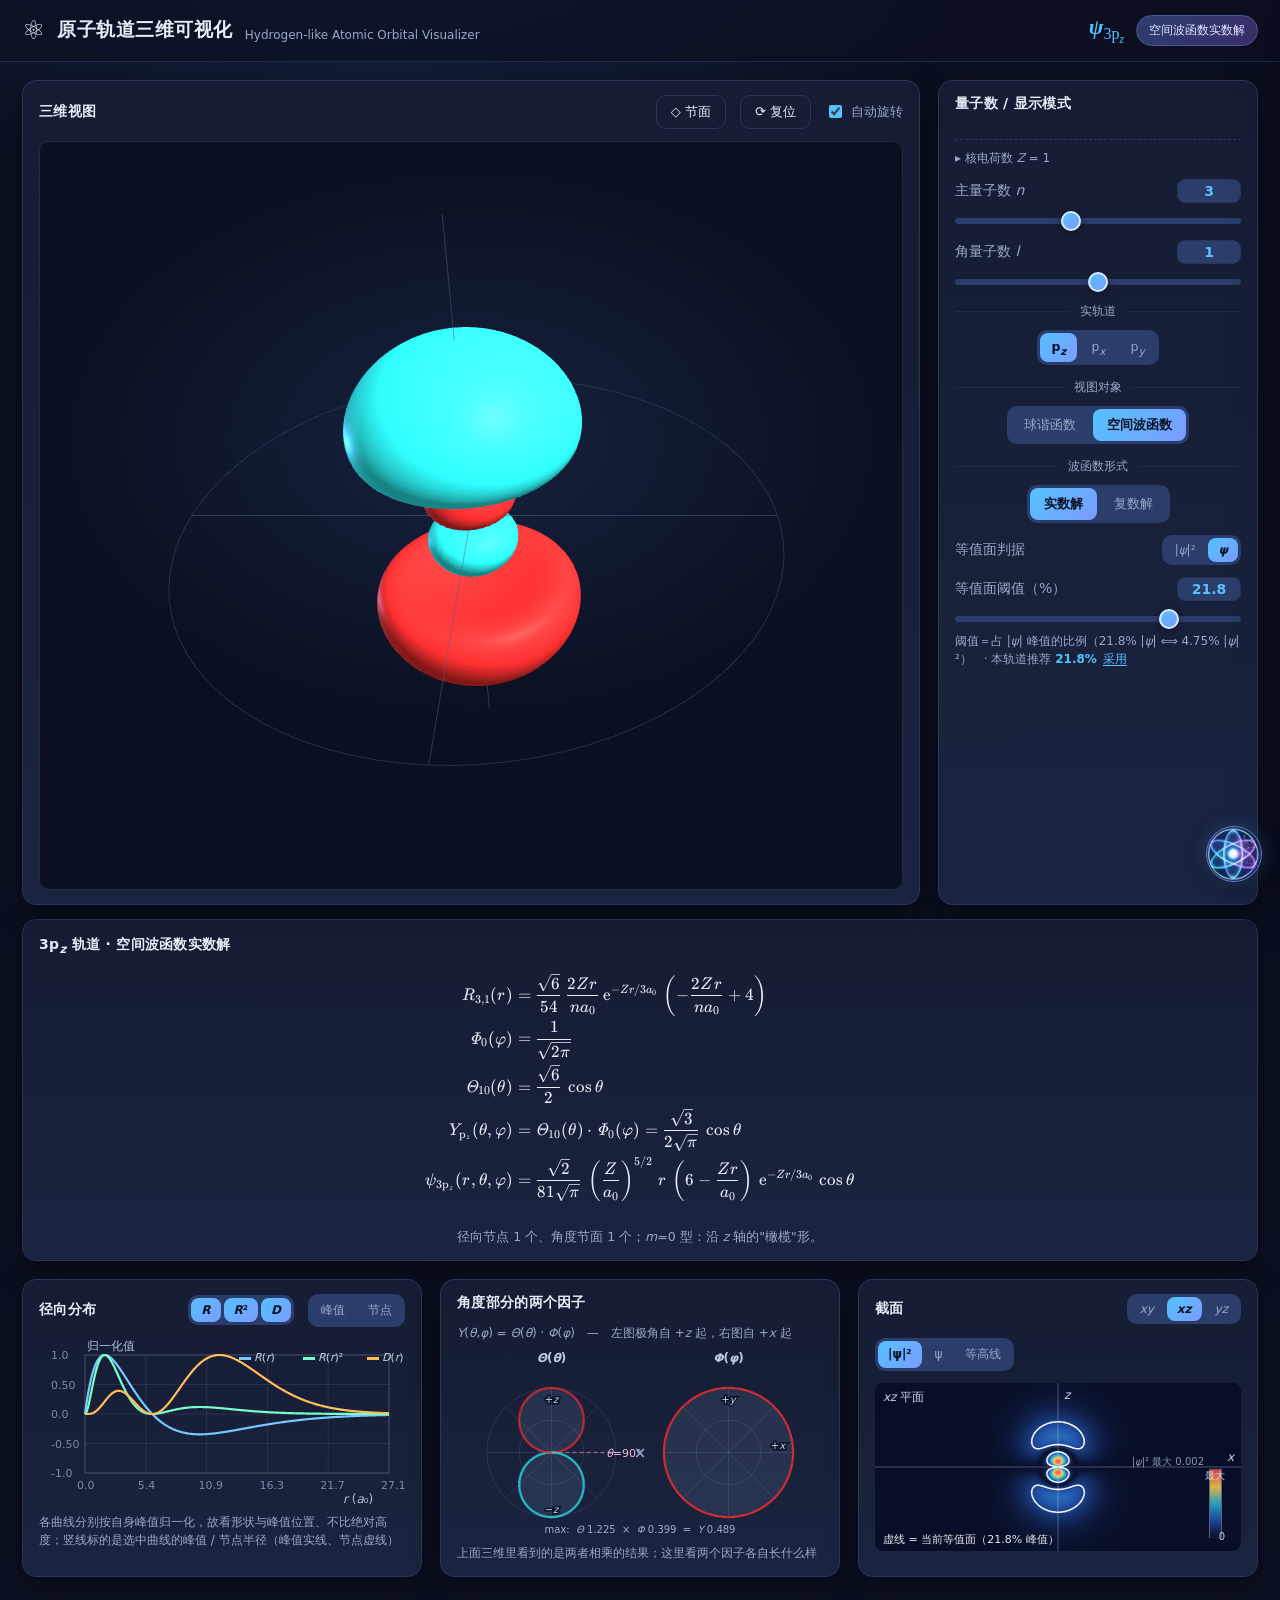
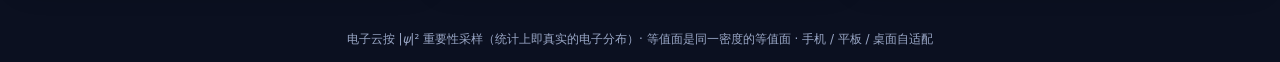
<file: index.html>
<!DOCTYPE html>
<html lang="zh-CN">
<head>
  <meta charset="UTF-8" />
  <meta name="viewport" content="width=device-width, initial-scale=1.0" />
  <title>原子轨道可视化</title>
  <meta http-equiv="refresh" content="0;url=H5/index.html" />
  <script>location.replace('H5/index.html');</script>
  <style>
    body { font-family: system-ui, sans-serif; background: #0b1020; color: #e8ecf7;
           display: flex; justify-content: center; align-items: center; height: 100vh; margin: 0; }
    a { color: #55c2ff; }
  </style>
</head>
<body>
  <p>正在跳转到 <a href="H5/index.html">H5/index.html</a>…</p>
</body>
</html>
</file>
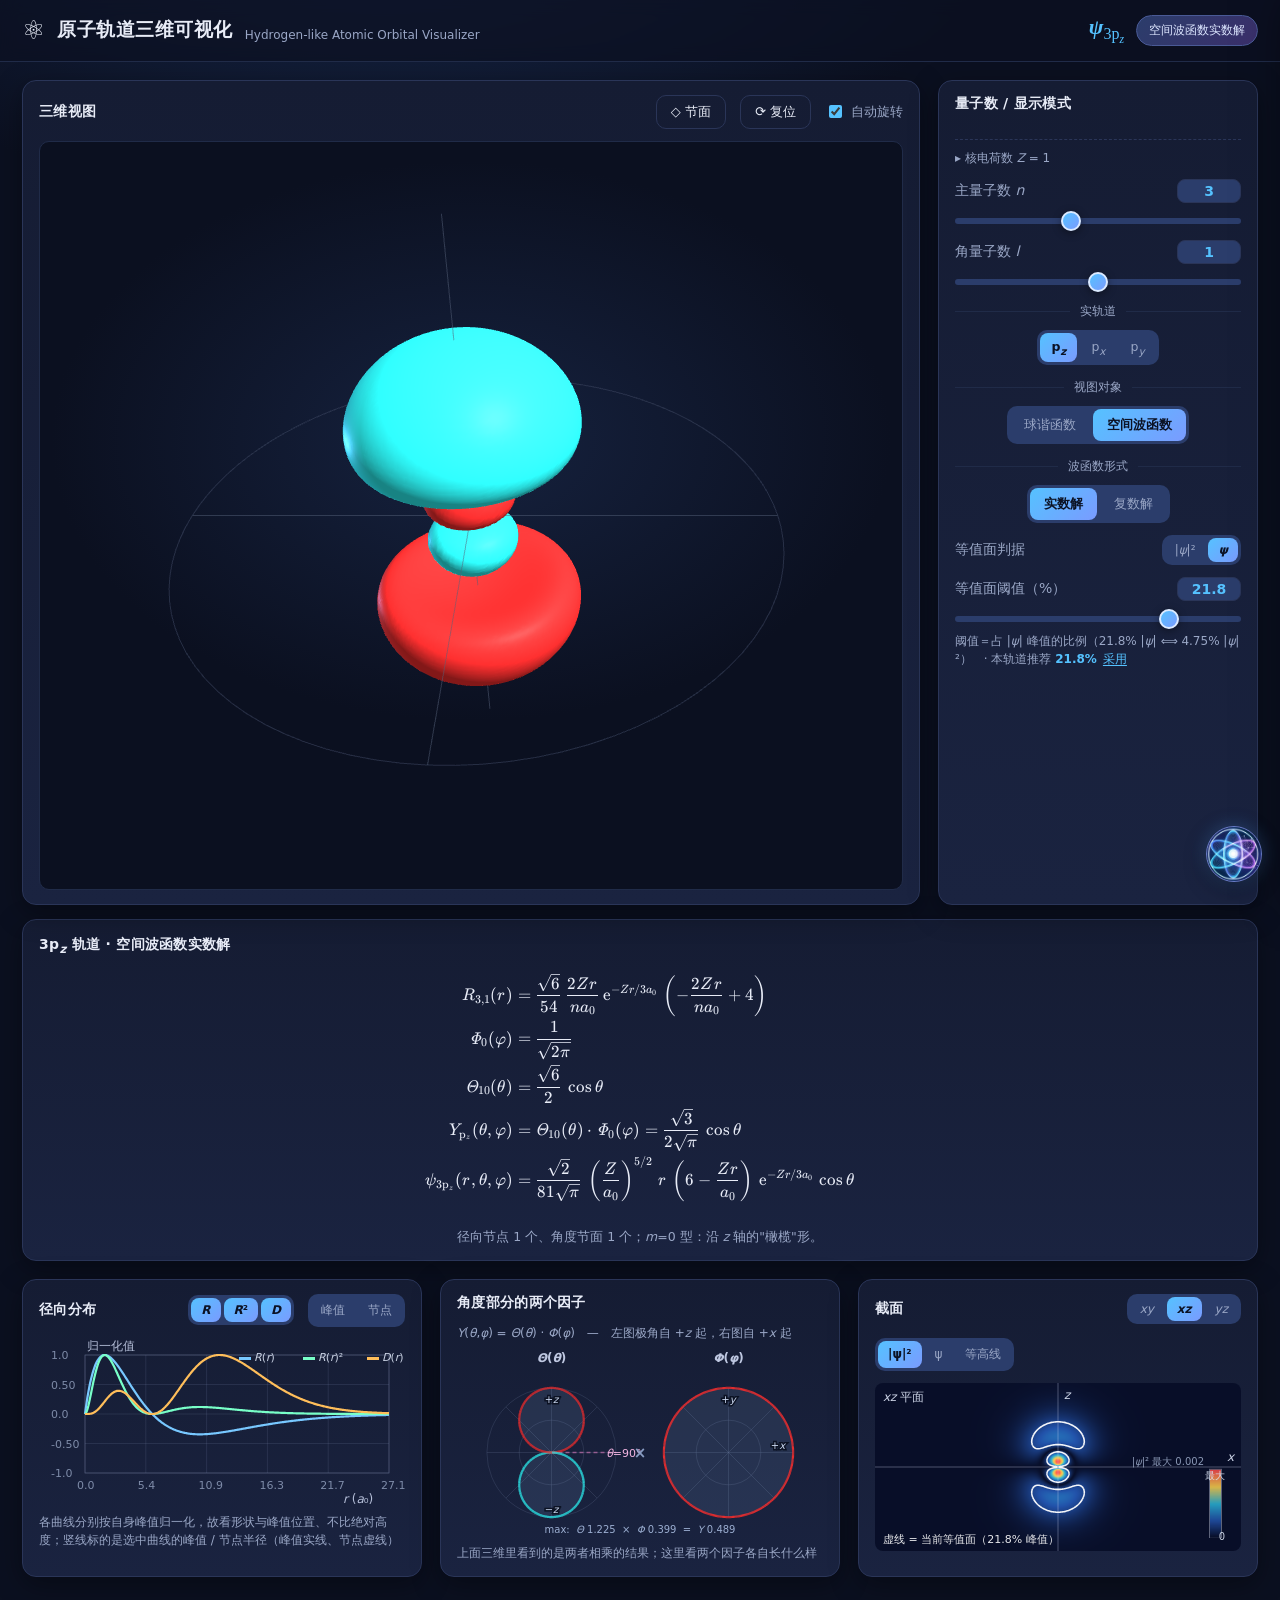
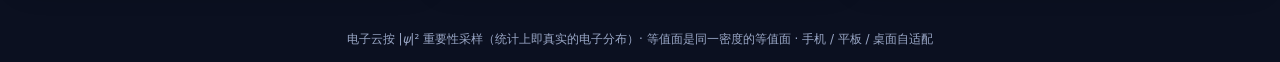
<file: H5/index.html>
<!DOCTYPE html>
<html lang="zh-CN">
<head>
  <meta charset="UTF-8" />
  <meta name="viewport" content="width=device-width, initial-scale=1.0, maximum-scale=1.0, user-scalable=no" />
  <meta name="theme-color" content="#0b1020" />
  <title>原子轨道三维可视化 · Hydrogen-like Atomic Orbital Visualizer</title>
  <link rel="icon" type="image/png" href="assets/favicon.png" />
  <link rel="stylesheet" href="libs/katex.min.css" />
  <link rel="stylesheet" href="css/style.css" />
  <link rel="stylesheet" href="css/agent.css" />
</head>
<body>
  <!-- 顶栏 -->
  <header class="topbar">
    <div class="brand">
      <span class="logo">⚛</span>
      <h1>原子轨道三维可视化</h1>
      <span class="subtitle">Hydrogen-like Atomic Orbital Visualizer</span>
    </div>
    <div class="top-meta">
      <span id="orbitTitle" class="orbit-title">1s</span>
      <span id="modeBadge" class="badge">实函数</span>
    </div>
  </header>

  <main class="layout">
    <!-- 3D 视图 + 控制面板 -->
    <section class="grid-main">
      <div class="card viewer-card">
        <div class="card-head">
          <span class="card-title">三维视图</span>
          <div class="card-head-right">
            <!-- ★ 第 18 条：把节面**显式画出来**。原先只有智能体能点亮它（spotlightNodes），
                 学生自己没有任何入口 —— 一个只能靠对话才能看到的几何，等于不存在。
                 一次点亮两类：径向节面（球壳"套娃"）+ 角度节面（锥面 / 过 z 轴的平面）。
                 球谐档下径向球会自动收起（那里画的是半径 1 的角度曲面，套娃球不在其中）。 -->
            <button id="nodeBtn" class="btn btn-ghost" title="把节面画出来：径向节面（球壳）+ 角度节面（锥面 / 平面）">◇ 节面</button>
            <button id="resetView" class="btn btn-ghost" title="重置视角">⟳ 复位</button>
            <label class="chk"><input type="checkbox" id="autoRotate" checked /> 自动旋转</label>
          </div>
        </div>
        <div id="viewer" class="viewer"></div>
      </div>

      <aside class="card panel">
        <div class="card-head"><span class="card-title">量子数 / 显示模式</span></div>
        <!-- ★ .panel-body 是必需的：面板高度被钉成与左侧三维卡片等高（见 layout.js 的
             --panel-h），内容比它高时要在**内部**滚动，而不是把整行栅格撑高 -->
        <div class="panel-body">

        <!-- ★ 核电荷数 Z **收进折叠区**（用户：它不是重要的东西）。
             它决定"这是哪个原子"，但默认 Z = 1（氢）已覆盖绝大多数教学场景 ——
             摊在面板顶部时它占掉一大块（label + 输入框 + 滑块 + 两行提示），
             而学生一节课可能一次都不动它。
             ★ summary 上**必须带当前值**：折起来之后，若标题只剩"核电荷数"四个字，
               学生就再也想不起来自己是不是改过它了 —— 而 Z 会静默改掉所有尺度与能级
               （r → r/Z、E ∝ Z²）。值由 main.js 的 syncZZoneSummary 写回。
             ★ 上限 36 **不是数学限制**：类氢公式对任意正整数 Z 都成立，只是纯缩放 ——
               形状一模一样，变的只有尺度与能级。真正的边界是**物理**的：Z 越大电子越贴核、
               速度越接近光速，而非相对论公式的相对论修正 ~(Zα)²（α≈1/137）——
               Z=36 时约 7%。再高只宜作定性示意，不该拿本模块的数值下定量结论。 -->
        <details class="adv-zone" id="zZone">
          <summary class="adv-summary">核电荷数 Z = 1</summary>
          <div class="set">
            <div class="row"><label for="zInput">核电荷数 <i>Z</i></label>
              <input type="number" id="zInput" class="num-val" min="1" max="36" step="1" value="1" /></div>
            <input type="range" id="zSlider" min="1" max="36" step="1" value="1" />
            <div class="hint"><i>Z</i> 价类氢离子（只含一个电子）写作 <i>X</i><sup>(<i>Z</i>−1)+</sup> ——
              1 氢 H · 2 氦离子 He⁺ · 3 锂离子 Li²⁺ · 4 铍离子 Be³⁺ · 6 碳离子 C⁵⁺ … 到 36 氪离子 Kr³⁵⁺<br>
              （换 <i>Z</i> 只缩放径向与能级，<b>不改轨道形状</b>；本模块按非相对论处理，<i>Z</i> 越大相对论效应越显著）</div>
          </div>
        </details>
        <div class="set">
          <div class="row"><label for="nInput">主量子数 <i>n</i></label>
            <input type="number" id="nInput" class="num-val" min="1" max="6" step="1" value="3" /></div>
          <input type="range" id="nSlider" min="1" max="6" step="1" value="3" />
        </div>
        <div class="set">
          <div class="row"><label for="lInput">角量子数 <i>l</i></label>
            <input type="number" id="lInput" class="num-val" min="0" max="2" step="1" value="1" /></div>
          <input type="range" id="lSlider" min="0" max="2" step="1" value="1" />
        </div>
        <div class="set" id="mSet">
          <div class="row"><label for="mInput">磁量子数 <i>m</i></label>
            <input type="number" id="mInput" class="num-val" min="-1" max="1" step="1" value="0" /></div>
          <input type="range" id="mSlider" min="-1" max="1" step="1" value="0" />
        </div>

        <!-- ★ 实轨道选择器：只在「波函数实数解」档出现，取代上面的 m 滑块（见 main.js
             的 syncRealOrbitButtons）。依据是 m 的归属：m 是**复**球谐 Y_l^m 的本征值
             指标，而实数解由 ±m 两个复解线性组合而来，**不再是 L̂z 的本征函数** ——
             把 m 当作实解的名字，等于把一个它不再拥有的量子数贴上去。
             有惯用名的支壳层直接用名字（p_x、d_{xy}、f_{z³}…）；g、h 没有公认名，
             程序改用直角坐标多项式标记（见 formula.js 的 realOrbitalCartesian）。 -->
        <div class="set" id="realOrbSet" style="display:none">
          <div class="divider"><span>实轨道</span></div>
          <div class="seg wrap center" id="realOrbSeg"></div>
          <div class="hint" id="realOrbHint"></div>
        </div>

        <div class="divider"><span>视图对象</span></div>
        <!-- ★ 球谐函数与完整波函数共用上面的量子数，但**是两套几何**：
             球谐画的是极坐标曲面 r = |Y|（解析形状，直接三角化），
             波函数画的是 ψ 的等值面 / 粒子云（标量场 + marching tetrahedra）。
             所以切换档位不是"换个着色"，而是换一条完整的重建路径（见 main.js 的 updateViewer）。 -->
        <div class="seg center" id="targetSeg">
          <button class="seg-btn" data-target="spherical">球谐函数</button>
          <button class="seg-btn active" data-target="wave">空间波函数</button>
        </div>
        <!-- 球谐档专用的判据（|Y| / |Y|²）。波函数档用下面「等值面判据」那一组 ——
             两者是同一个概念的两个化身（画幅 = 函数值还是它的平方），但**值域不同**
             （Y 侧取值 'Y'/'Y2'，ψ 侧取值 'psi'/'psi2'），故各自保留一个控件、
             各自由自己的 state 字段驱动，只显示当前档位需要的那一个。 -->
        <div class="set" id="yCritSet" style="display:none">
          <div class="row"><label>球谐判据</label>
            <div class="seg small" id="yCritSeg">
              <!-- ★ 第 5 条：Y 是函数名，用斜体（与 ψ 同一口径） -->
              <button class="seg-btn active" data-k="Y">|<i>Y</i>|</button>
              <button class="seg-btn" data-k="Y2">|<i>Y</i>|²</button>
            </div>
          </div>
          <!-- ★ 这句提示**按 l 变**（由 main.js 的 syncYCritHint 填）：l=0 时 Y 是常数，
               |Y| 与 |Y|² 只差一个比例因子，画出来完全一样，两个按钮会一起禁用。
               原先这里写死了"相切的鸡蛋"，而那是 p 轨道（l=1）才有的形状 ——
               l=0 的学生看到的是个球，却被告诉"这是相切的鸡蛋"。 -->
          <div class="hint" id="yCritHint">|<i>Y</i>|² 的曲面比 |<i>Y</i>| 的"瘦"</div>
        </div>
        <div class="divider"><span>波函数形式</span></div>
        <div class="seg center" id="modeSeg">
          <button class="seg-btn active" data-mode="real"
                  title="波函数的实数解：由 ±m 两个复数解组合而来，不再是 L̂z 的本征函数；用实轨道名标记（p_x、d_xy…）">实数解</button>
          <button class="seg-btn" data-mode="complex"
                  title="波函数的复数解 ψ_{n,l,m}：L̂z 与 L̂² 的共同本征函数，用磁量子数 m 标记">复数解</button>
        </div>

        <!-- ★ 下面两组（三维渲染 / 三维着色）只对"波函数"档有意义：球谐曲面是解析
             曲面，没有粒子云/等值面之分，它的配色也由实/复函数直接决定（符号或相位）。
             所以整组包一层，切到球谐档时一并隐藏 —— 免得留下"改了没反应"的控件。 -->
        <div id="renderGroup">
          <div class="divider"><span>三维渲染</span></div>
          <div class="seg center" id="renderSeg">
            <button class="seg-btn" data-mode="points">电子云</button>
            <button class="seg-btn active" data-mode="surface">等值面</button>
          </div>
        </div>

        <!-- ★ 判据**必须**放在 #levelSet 之外（原先它在里面，是个真问题）：
             #levelSet 只在「等值面」渲染模式下显示，而判据决定的是**着色** ——
             电子云档下它也得看得见、点得到，否则就成了"一个看不见的选项在决定
             你眼前画面的颜色"。提到这一层后，电子云与等值面两档都能选。
             整组的显隐（仅波函数档显示）由 main.js 的 updateViewer 管。
             ★ 按钮文案随实/复解变（第 4 条）：实解写 ψ（不带绝对值竖线），
               复解写 |ψ|。由 main.js 的 syncPsiCritLabels 写回。 -->
        <div class="set" id="psiCritSet">
          <div class="row"><label>等值面判据</label>
            <div class="seg small" id="psiSeg">
              <button class="seg-btn" data-mode="psi2"
                      title="画 |ψ|² 的等值面。函数处处非负，没有正负可谈 —— 曲面为纯色。">|<i>ψ</i>|²</button>
              <button class="seg-btn active" data-mode="psi"
                      title="画 ψ 本身的等值面（有正负）。实解在此双色。"><i>ψ</i></button>
            </div>
          </div>
        </div>

        <div class="set" id="levelSet">
          <!-- 阈值滑块是 0–1000 的**对数刻度**（阈值跨 0.3%–80%、共 2.4 个数量级，
               线性刻度下低端根本拖不到；中点 = √(0.3%×80%) ≈ 4.9%，落在常用阈值附近）。
               换算与量程依据见 main.js 的 levelFromSlider -->
          <div class="row"><label for="levelInput">等值面阈值（%）</label>
            <input type="number" id="levelInput" class="num-val" min="0.3" max="80" step="0.01" value="21.8" /></div>
          <input type="range" id="levelSlider" min="0" max="1000" step="1" value="767" />
          <div class="hint" id="psiHint">阈值＝占 |ψ| 峰值的比例</div>
        </div>
        <div class="set" id="pointSet" style="display:none">
          <div class="row"><label for="pointCountInput">粒子数（万）</label>
            <input type="number" id="pointCountInput" class="num-val" min="0.8" max="8" step="0.1" value="5" /></div>
          <input type="range" id="pointCountSlider" min="8000" max="80000" step="1000" value="50000" />
        </div>

        <!-- ★ 这里原先有一整个「进阶：三维着色」折叠区（#colorZone，内含 #colorSeg 的
             「支壳层色 / 相位色」两个按钮与一段复解彩虹说明）。用户第 5 条**整块删除** ——
             着色不是独立选项，而是判据的推论：画 |ψ|² 就纯色，画 ψ 时实解才双色。
             推导见 main.js 的 deriveColorMode。
             连带后果：复解那圈"相位彩虹"随之消失（复解的 arg ψ 是连续缠绕、
             不是两个值，用双色编码本就是错的）。要讲相位缠绕，用**截面卡的相位图** ——
             截面能看到完整一圈 φ，比球面上的彩虹更清楚。
        -->
        <!-- ★ 更早还有一段 #sphColorHint（球谐档下解释"为何没有支壳层色"），
             也是按用户要求删掉的：界面留白比长篇解释更清爽，需要的学生会去问智能体。 -->
        </div><!-- /.panel-body -->
      </aside>
    </section>

    <!-- 公式 -->
    <section class="card formula-card">
      <div class="formula-head">
        <span class="card-title" id="formulaTitle">3p 轨道 · 波函数实数解</span>
      </div>
      <div id="formulaBox" class="formula-box"></div>
      <div id="formulaNote" class="formula-note"></div>
    </section>

    <!-- 2D 图表 -->
    <section class="grid-charts">
      <div class="card chart-card">
        <div class="card-head">
          <span class="card-title">径向分布</span>
          <div class="card-head-right">
            <div class="seg small" id="radialSeg">
              <button class="seg-btn active" data-k="R"><i>R</i></button>
              <button class="seg-btn active" data-k="R2"><i>R</i>²</button>
              <button class="seg-btn active" data-k="D"><i>D</i></button>
            </div>
            <div class="seg small" id="radialMarkSeg" title="在选中曲线上标出峰值 / 节点半径（两类可同时开）">
              <button class="seg-btn" data-m="peak">峰值</button>
              <button class="seg-btn" data-m="zeros">节点</button>
            </div>
          </div>
        </div>
        <!-- ★ 分量选择器（第 G 批）：叠加态下这三张 2D 图**只能**画某一个分量 ——
             Σcᵢψᵢ 只有在各分量 n 相同时才能因子化出角度部分，一般做不到。
             原先它们一律画滑块上的纯态，与三维画的叠加态对不上，学生无从察觉。
             有叠加态时才出现；选哪一项由 state.chartTerm 统一记录（也进感知快照）。 -->
        <div class="hint" id="radialTermBar" style="display:none">
          显示的是叠加态中的
          <select class="chart-term" id="radialTermSel"></select>
          分量 —— 叠加态本身请看三维视图
        </div>
        <canvas id="radialChart" class="chart"></canvas>
        <div class="hint">各曲线分别按自身峰值归一化，故看形状与峰值位置、不比绝对高度；竖线标的是选中曲线的峰值 / 节点半径（峰值实线、节点虚线）</div>
      </div>

      <div class="card chart-card">
        <div class="card-head">
          <span class="card-title">角度部分的两个因子</span>
        </div>
        <div class="hint" style="margin-top:2px"><i>Y</i>(<i>θ</i>,<i>φ</i>) = <i>Θ</i>(<i>θ</i>) · <i>Φ</i>(<i>φ</i>)　—　左图极角自 +<i>z</i> 起，右图自 +<i>x</i> 起</div>
        <div class="hint" id="thetaPhiTermBar" style="display:none">
          显示的是叠加态中的
          <select class="chart-term" id="thetaPhiTermSel"></select>
          分量 —— 叠加态本身请看三维视图
        </div>
        <canvas id="thetaPhiChart" class="chart"></canvas>
        <div class="hint">上面三维里看到的是两者相乘的结果；这里看两个因子各自长什么样</div>
        <!-- ★ 这里原有三句配色说明（"蓝为正 / 橙为负，与三维同一套约定；复解改按相位"）。
             按用户第 6 条**删除**：那句"与三维同一套约定"当时其实**不成立**（这里蓝/橙、
             三维红/青），而列一堆色卡既啰嗦、又替代不了"让两处真的是同一套"。
             现在 charts.js 的 POS/NEG 直接由 OM.phaseColor 算出来 —— 配色一致这件事
             由代码保证，不再需要文字解释。相位着色也改为跟随「三维着色」的选项（第 7 条），
             不再是"复解就自动彩虹"。 -->
      </div>

      <!-- ★ 第 8 条：球谐档下**整张截面卡收起**（加 id 供 main.js 控制显隐）。
           理由：这张图画的始终是**含径向的完整 ψ**（drawSection 恒用 psiDensity，
           从不是球谐 Y），而球谐档的三维画的是 Y —— 那时若只把标签改叫 |Y|²/Y，
           就成了"写着 Y、画的是 ψ"。收起比改错标签诚实。 -->
      <div class="card chart-card" id="sectionCard">
        <div class="card-head">
          <span class="card-title">截面</span>
          <div class="seg small" id="planeSeg">
            <button class="seg-btn" data-p="xy"><i>xy</i></button>
            <button class="seg-btn active" data-p="xz"><i>xz</i></button>
            <button class="seg-btn" data-p="yz"><i>yz</i></button>
          </div>
        </div>
        <!-- ★ 截面图**可以**直接画叠加态（在平面上求 |ψ_super|² 即可，densitySuperposition 已有），
             所以它的选择器多列一项「叠加态」并默认选中 —— 这是四张图里唯一能真正
             把叠加态画出来的 2D 图。 -->
        <div class="hint" id="sectionTermBar" style="display:none">
          显示
          <select class="chart-term" id="sectionTermSel"></select>
        </div>
        <!-- ★ 第 8 条：这两个按钮的命名**跟随三维视图的对象** —— 三维看的是 ψ，
             这里就叫 |ψ|² 与 ψ（与上面「等值面判据」同一组名字：它们确实指同一个量
             的两个化身，一个管等值面轮廓、一个管平面上的填色）。
             球谐档下本卡整块收起，所以不存在"该叫 |Y|²/Y"的情况。
             ★ 「等高线」**保留原名**：它画的是 |ψ|² 的等值线 + 白线节面（ψ = 0）两样东西，
               是唯一同时呈现密度层级与零集的模式，一个符号概括不了。
             ★ 这三个按钮原先没有 title，补上 —— 与判据按钮同名，需要一句话分清。 -->
        <div class="seg small" id="phaseSeg" style="margin:2px 0 6px">
          <button class="seg-btn active" data-mode="intensity"
                  title="按该点 |ψ|² 的大小填色：越亮 = 密度越大 = 越可能在这里找到电子">|ψ|²</button>
          <button class="seg-btn" data-mode="phase"
                  title="按该点 ψ 的相位填色：实数解只有 0 与 π 两种色（即正负），复数解绕原点一周走完整圈">ψ</button>
          <button class="seg-btn" data-mode="contour"
                  title="|ψ|² 的等高线，白线标出节面（ψ = 0）—— 最适合用来数节面">等高线</button>
        </div>
        <canvas id="sectionChart" class="chart"></canvas>
        <!-- 手动缩放/平移过才出现；双击图表同样可复位 -->
        <div class="chart-chip" id="sectionResetChip" style="display:none">⟲ 复位缩放</div>
      </div>
    </section>
  </main>

  <!-- ★ 页脚原先写的是"按 |ψ|²·r²·|Y|² 重要性采样"——那句话**把 |Y|² 算了两遍**：
       |ψ|² = |R|²·|Y|² 里已经含着一个 |Y|²，再乘一次等于 |R|²·|Y|⁴·r²。
       代码里实际做的是：径向按 D(r) = |R|²r² 拒绝采样、方向按 |Y|² 拒绝采样
       （见 math.js 的 samplePoints），合起来是 |R|²r²·|Y|² = |ψ|²·r²。
       那个 r² 是**球坐标的雅可比**，不是波函数的一部分。
       页脚是给使用者看的，与其堆一串公式，不如把"这是什么"一句话说清。 -->
  <footer class="foot">电子云按 |<i>ψ</i>|² 重要性采样（统计上即真实的电子分布）· 等值面是同一密度的等值面 · 手机 / 平板 / 桌面自适配</footer>

  <!-- 依赖（全局构建，file:// 可离线运行） -->
  <script src="libs/three.min.js"></script>
  <script src="libs/katex.min.js"></script>
  <!-- 业务模块 -->
  <script src="js/math.js"></script>
  <!-- ★ 切片调度器：把等值面重建这类几百毫秒的重活切成小片、摊到多帧里跑，
       避免长时间占死主线程（见文件头说明：file:// 下 Worker 不可用，故只能在主线程切片）。
       放在 math.js 之后、其余业务模块之前 —— 谁都可以用，但它不属于任何业务模块。 -->
  <script src="js/sched.js"></script>
  <script src="js/layout.js"></script>
  <script src="js/render3d.js"></script>
  <script src="js/charts.js"></script>
  <script src="js/chart-overlay.js"></script>
  <script src="js/formula.js"></script>
  <script src="js/main.js"></script>

  <!-- 智能体层 -->
  <script src="js/agent/llm-client.js"></script>
  <script src="js/agent/settings.js"></script>
  <!-- 对话存储：多会话 / 分支树 / 持久化。必须在 agent-core 之前加载（后者依赖它） -->
  <script src="js/agent/conv-store.js"></script>
  <script src="js/agent/perception-snapshot.js"></script>
  <script src="js/agent/scene-bridge.js"></script>
  <script src="js/agent/knowledge.js"></script>
  <script src="js/agent/skills.js"></script>
  <script src="js/agent/mastery-model.js"></script>
  <script src="js/agent/observables.js"></script>
  <script src="js/agent/question-engine.js"></script>
  <script src="js/agent/error-diagnosis.js"></script>
  <script src="js/agent/tool-registry.js"></script>
  <script src="js/agent/agent-core.js"></script>
  <script src="js/agent/demo-mode.js"></script>
  <script src="js/agent/proactive-rules.js"></script>
  <script src="js/agent/state-editor.js"></script>
  <!-- 收藏夹（第 11 条）：必须在 panel.js 之前 —— 面板的动作气泡与会话页都要用它 -->
  <script src="js/agent/demo-favorites.js"></script>
  <script src="js/agent/panel.js"></script>
  <script src="js/agent/reference-table.js"></script>
  <script src="js/agent/bootstrap.js"></script>

  <!-- 知识库 / 技能（自注册，离线可用；<script> 加载 ≠ 进 LLM 上下文） -->
  <script src="knowledge/entries/index.js"></script>
  <script src="skills/index.js"></script>
</body>
</html>
</file>
<file: H5/css/style.css>
/* style.css — 原子轨道可视化工具 · 暗色主题 + 响应式

   色彩体系：
     - 背景：深蓝黑 (#0b1020)，点缀蓝紫，强调青/橙。
     - 轨道类型配色由 js/math.js 提供（s 蓝 / p 绿 / d 橙 / f 紫）。
   布局：
     - 桌面（≥1024px）：顶部栏 + 两列主区（3D + 控制面板）+ 公式 + 三列图表。
     - 平板 / 手机：纵向堆叠，3D 视图占主视口高度。
   字体：系统字体 + KaTeX 内嵌数学字体。 */

:root {
  --bg: #0b1020;
  --bg-2: #101629;
  --card: #151c33;
  --card-2: #1a2340;
  --line: #2a3558;
  --line-soft: #202b48;
  --text: #e8ecf7;
  --text-dim: #9aa7c6;
  --accent: #55c2ff;
  --accent-2: #7a9bff;
  --active: #2b3d6b;
  --border-radius: 14px;
  --shadow: 0 8px 28px rgba(0, 0, 0, 0.35);
}

* { box-sizing: border-box; }

html, body {
  margin: 0;
  padding: 0;
  background: radial-gradient(1200px 700px at 30% -10%, #1a2d54 0%, #0b1020 55%);
  color: var(--text);
  font-family: system-ui, -apple-system, "Segoe UI", Roboto, "PingFang SC",
    "Microsoft YaHei", sans-serif;
  -webkit-font-smoothing: antialiased;
}

/* ---------- 顶栏 ---------- */
.topbar {
  display: flex;
  align-items: center;
  justify-content: space-between;
  padding: 14px 22px;
  border-bottom: 1px solid var(--line-soft);
  background: rgba(12, 17, 34, 0.7);
  backdrop-filter: blur(8px);
  position: sticky;
  top: 0;
  z-index: 10;
}
.brand { display: flex; align-items: center; gap: 12px; }
.logo { font-size: 26px; }
.brand h1 { font-size: 19px; font-weight: 700; margin: 0; letter-spacing: 0.5px; }
.subtitle { font-size: 12px; color: var(--text-dim); align-self: flex-end; margin-bottom: 3px; }
.top-meta { display: flex; align-items: center; gap: 12px; }
.orbit-title {
  font-family: Georgia, "Times New Roman", serif;
  font-size: 22px; font-weight: 700; color: var(--accent);
  min-width: 78px; text-align: right;
  /* ★ 第 3 条「右上角数字太小」的**真因**不在字号，在字形：
       Georgia 是这一串字体里唯一用**旧式数字**（old-style figures）的 ——
       实测字形包围盒（unitsPerEm 2048）：数字 1/2/0 的 yMax=1105（0.54em，只有 x 高度），
       3/4/5 还带 yMin=−365 沉到基线以下；而同字体的 d/f/h 上伸到 1548（0.76em）。
       于是 "3d" 里数字只有字母的约 71%，"3 个分量"（旁边是汉字，几乎占满整个 em）
       看起来更是只有一半高。CSS 里**没有任何规则**缩小过它。
     Georgia 自带 lnum 特性（GSUB 里已确认存在），这一行就能把它切成全高数字。 */
  font-variant-numeric: lining-nums;
}
/* m 下标（仅复解档的 m=+1）与实轨道名（p_x、d_xy…）
   ★ 第 3 条：实解档的轨道名要与前面的 n **同色同号**。
     复解档渲染成 `3p<sub>m=0</sub>` —— `3p` 同为 22px 强调色，只有下标小；而实解档
     把 `p_x` 单独缩到 0.72em 并改成正文色，于是"3"与"p_x"看着像两个不相干的词，
     而这恰恰是**实数解档唯一的名字**。现在 font-size:1em + color:inherit 之后，
     实解档的 `3p` 与复解档的 `3p` 逐像素一致，`x` 由下面 .orbit-title sub 的 0.73em
     统一管 —— 不再单写一条 .orbit-real sub 去覆盖它（那条正是两档下标大小不一的来源）。
   ★ 0.73em 是配合**多级下标**定的：顶栏符号现在形如 ψ<sub>3d<sub>z²</sub></sub>，
     sub 会逐层复合，0.73² ≈ 0.53 —— 22px → 16px → 12px，两级都还读得出来。
     原先的 0.6em 是给"单级下标"定的，套两层会掉到 0.36em（8px），二级下标就糊了。 */
.orbit-title sub { font-size: 0.73em; font-weight: 400; }
.orbit-title .orbit-real {
  font-size: 1em; font-weight: 400; color: inherit;
  /* ★ 不能再留 margin-left：`.orbit-real` 里的字与外面的字字形要紧贴，
     加上 margin 就变成 `叠加态 3 个分量` 里多出一个空档。
     需要间隔的场合由调用方在文本里写空格。 */
  white-space: nowrap;
}
/* ★ 原先这里还有一条 `.orbit-title .orbit-real.poly`（0.72em），给 l≥4 那种
   "6h 3xyz³−xyzr²" 的长多项式用的。顶栏改成显示**符号**之后（ψ_{6,5,f(r)}），
   那个多项式不再进顶栏，这条规则就没有消费者了 —— 删掉，
   免得日后有人照着它去调一个已经不存在的元素。 */
.badge {
  background: linear-gradient(135deg, #2b3d6b, #3b2f6b);
  border: 1px solid #4a5a96;
  color: #dde6ff;
  font-size: 12px;
  padding: 6px 12px;
  border-radius: 999px;
}

/* ---------- 布局 ---------- */
.layout { max-width: 1500px; margin: 0 auto; padding: 18px 22px 40px; }
.grid-main {
  display: grid;
  grid-template-columns: 1fr 320px;
  gap: 18px;
}
.grid-charts {
  display: grid;
  grid-template-columns: repeat(3, 1fr);
  gap: 18px;
  margin-top: 18px;
}
/* ★ min-width:0 不能省。1fr 实为 minmax(auto, 1fr)，而 auto 的最小宽度 = 项目的
   min-content 尺寸；栅格项里放了 canvas（有固有像素宽度）时，列就不肯收缩，
   于是"抽屉一打开，三张卡片宽度不一致"——中间那张撑住原宽、两侧被压扁。 */
.grid-charts > * { min-width: 0; }

/* ---------- 卡片 ---------- */
.card {
  background: linear-gradient(180deg, var(--card), var(--card-2));
  border: 1px solid var(--line);
  border-radius: var(--border-radius);
  box-shadow: var(--shadow);
  padding: 14px 16px;
}
.card-head {
  display: flex;
  align-items: center;
  justify-content: space-between;
  margin-bottom: 12px;
  gap: 10px;
  flex-wrap: wrap;
}
.card-head-right { display: flex; align-items: center; gap: 14px; }
.card-title { font-size: 14px; font-weight: 700; color: var(--text); letter-spacing: 0.3px; }

/* ---------- 3D 视图 ---------- */
/* 高度由 layout.js 按"窗口真实可见高度 − 画布顶端位置"算出，写进 --viewer-h，
   目的是让整块画布正好落在浏览器窗口里（不写死像素/视口单位）。
   变量尚未算出时用 44vh 兜底，属于渐进增强，不是硬编码尺寸。
   另：align-self:start 让它**不被同行更高的面板拉伸**——面板的高度是从它这里量出去的
   （--panel-h），它自己再被面板反向影响就会形成循环。这条是"单向依赖"的关键。 */
.viewer-card { display: flex; flex-direction: column; min-height: 0; align-self: start; }
.viewer {
  position: relative;
  flex: none;
  height: var(--viewer-h, 44vh);
  min-height: 0;
  border-radius: 10px;
  overflow: hidden;
  background: radial-gradient(600px 400px at 50% 40%, #16223f 0%, #0b1020 70%);
  border: 1px solid var(--line-soft);
}
.viewer canvas { display: block; width: 100% !important; height: 100% !important; }

/* 三维视图上的标注标签（参考球 / 节面高亮）——点一下就撤销。
   没有它，画上去的辅助几何就只能靠智能体才能清掉。 */
.viewer-chips {
  position: absolute;
  left: 10px;
  bottom: 10px;
  display: flex;
  flex-direction: column;
  gap: 6px;
  align-items: flex-start;
  z-index: 5;
  pointer-events: none;              /* 容器不拦截拖拽旋转，只有标签本身可点 */
}
.viewer-chip {
  pointer-events: auto;
  font: inherit;
  font-size: 12px;
  color: #ffe6a8;
  background: rgba(20, 28, 50, .82);
  border: 1px solid rgba(255, 210, 74, .45);
  border-radius: 999px;
  padding: 4px 11px;
  cursor: pointer;
  transition: background .15s ease, border-color .15s ease;
}
.viewer-chip:hover { background: rgba(255, 210, 74, .18); border-color: rgba(255, 210, 74, .8); }
.viewer-chip.hidden { display: none; }

/* ---------- 控制面板 ---------- */
/* ★ 面板高度与左侧三维卡片**等高**：高度由 layout.js 量出三维卡片后下发 --panel-h
   （见那里关于"为什么不会自激"的说明）。变量还没算出来时退回 auto（渐进增强），
   窄屏单列布局下 layout.js 会主动移除它、让内容自然排布。
   .panel-body 负责在内容超出时**内部**滚动 —— 不这样做，面板就会把整行栅格撑高、
   把底下的公式与图表往下推，而 3D 画布高度是按"窗口可见高度"算死的，于是右侧多出
   一大截空白。 */
.panel {
  align-self: start;
  display: flex;
  flex-direction: column;
  height: var(--panel-h, auto);
}
.panel-body { flex: 1 1 auto; min-height: 0; overflow-y: auto; overflow-x: hidden; }
/* 面板内的细滚动条：默认滚动条在深色面板上很扎眼，且占宽会挤压滑块 */
.panel-body { scrollbar-width: thin; scrollbar-color: rgba(106, 126, 201, .5) transparent; }
.panel-body::-webkit-scrollbar { width: 8px; }
.panel-body::-webkit-scrollbar-track { background: transparent; }
.panel-body::-webkit-scrollbar-thumb {
  background: rgba(106, 126, 201, .45); border-radius: 4px;
}
.panel-body::-webkit-scrollbar-thumb:hover { background: rgba(106, 126, 201, .7); }
.set { margin: 12px 0; }
.set.tight { margin: 4px 0 6px; }
.row {
  display: flex;
  align-items: center;
  justify-content: space-between;
  margin-bottom: 6px;
  font-size: 14px;
}
.row label { color: var(--text-dim); }
.val {
  font-variant-numeric: tabular-nums;
  font-weight: 700;
  color: var(--accent);
  background: var(--active);
  border-radius: 8px;
  padding: 2px 10px;
  min-width: 44px;
  text-align: center;
  font-size: 14px;
}
/* 提示文字（如 φ 无影响时的说明） */
.hint { color: var(--text-dim); font-size: 12px; margin-top: 6px; line-height: 1.5; }
.hint b { color: var(--accent); font-variant-numeric: tabular-nums; }
/* 提示行里的内联按钮（如「采用推荐阈值」）：做成链接样式，不占额外一行 */
.link-btn {
  border: none; background: none; padding: 0 2px; margin-left: 4px;
  color: var(--accent); font: inherit; cursor: pointer;
  text-decoration: underline; text-underline-offset: 2px;
}
.link-btn:hover { filter: brightness(1.25); }
/* 数字输入框：与滑块并用，可直接键入精确值 */
.num-val {
  width: 64px;
  padding: 3px 8px;
  border-radius: 8px;
  border: 1px solid var(--line);
  background: var(--active);
  color: var(--accent);
  font-family: inherit;
  font-size: 14px;
  font-weight: 700;
  font-variant-numeric: tabular-nums;
  text-align: center;
  outline: none;
  transition: border-color 0.15s ease;
}
.num-val:focus { border-color: var(--accent); }
/* 非法输入提示 */
.num-val.invalid { border-color: #ff6b6b; color: #ff9b9b; }
/* 隐藏数字框的上下箭头（仍可键入） */
.num-val::-webkit-outer-spin-button,
.num-val::-webkit-inner-spin-button { -webkit-appearance: none; margin: 0; }
.num-val { -moz-appearance: textfield; appearance: textfield; }
/* 禁用的滑块组（φ 不生效时置灰） */
.set.dim { opacity: 0.45; }
.set.dim input[type="range"] { cursor: not-allowed; }
.set.dim .val { color: var(--text-dim); }
.divider {
  display: flex;
  align-items: center;
  color: var(--text-dim);
  font-size: 12px;
  margin: 14px 0 10px;
  gap: 10px;
}
.divider::before, .divider::after { content: ""; flex: 1; height: 1px; background: var(--line-soft); }

/* ---------- 滑块 ---------- */
input[type="range"] {
  -webkit-appearance: none;
  appearance: none;
  width: 100%;
  height: 6px;
  border-radius: 6px;
  background: var(--active);
  outline: none;
  margin: 0;
}
input[type="range"]::-webkit-slider-thumb {
  -webkit-appearance: none;
  width: 20px; height: 20px;
  border-radius: 50%;
  background: linear-gradient(135deg, var(--accent), var(--accent-2));
  border: 2px solid #dbeaff;
  box-shadow: 0 2px 8px rgba(0,0,0,0.4);
  cursor: pointer;
}
input[type="range"]::-moz-range-thumb {
  width: 18px; height: 18px; border-radius: 50%;
  background: linear-gradient(135deg, var(--accent), var(--accent-2));
  border: 2px solid #dbeaff; cursor: pointer;
}

/* ---------- 分段控件（按钮组） ---------- */
.seg { display: inline-flex; background: var(--active); border-radius: 10px; padding: 3px; gap: 3px; }
/* ★ 第 1 条：面板上这几组「整行选一个」的按钮要**居中**（实轨道 / 视图对象 /
   波函数形式 / 三维渲染）。它们是独占一行的，左对齐时右侧空出一大片，
   视觉上像是没排完版。组内的分段按钮（判据、截面平面…）在 .row 里右对齐，不受影响。 */
.seg.center { display: flex; width: fit-content; margin: 0 auto; }
.seg.small .seg-btn { font-size: 12px; padding: 5px 10px; }
/* 需要换行的分段组（实轨道选择器：l=5 时有 11 个选项，一行排不下） */
.seg.wrap { display: flex; flex-wrap: wrap; }
.seg.wrap .seg-btn { flex: 0 0 auto; padding: 6px 11px; font-size: 12.5px; }
.seg-btn {
  border: none;
  background: transparent;
  color: var(--text-dim);
  padding: 7px 14px;
  border-radius: 8px;
  font-family: inherit;
  font-size: 13px;
  cursor: pointer;
  transition: all 0.15s ease;
  white-space: nowrap;
}
.seg-btn:hover { color: var(--text); }
.seg-btn.active {
  background: linear-gradient(135deg, var(--accent), var(--accent-2));
  color: #0b1224;
  font-weight: 700;
}
/* 禁用的分段按钮（如 l=0 时的相位色：角度函数是常数，没有正负可分） */
.seg-btn:disabled { opacity: 0.35; cursor: not-allowed; }
.seg-btn:disabled:hover { color: var(--text-dim); }

.btn {
  border: 1px solid var(--line);
  background: var(--card-2);
  color: var(--text);
  padding: 7px 14px;
  border-radius: 10px;
  font-family: inherit;
  font-size: 13px;
  cursor: pointer;
  transition: all 0.15s ease;
}
.btn:hover { border-color: var(--accent); color: var(--accent); }
/* 2D 图表的分量选择器（第 G 批）：内嵌在提示行里，尽量不抢视觉 */
.chart-term {
  background: var(--active, #1b2440); border: 1px solid var(--line, #2a3558);
  border-radius: 6px; color: var(--text, #e8ecf7); font-family: inherit; font-size: 12px;
  padding: 1px 4px; margin: 0 2px; outline: none; cursor: pointer;
}
.btn-ghost { background: transparent; }
/* 点亮态（「节面」按钮）：与分段控件的 active 同色系，看得出"这个标注正开着" */
.btn-ghost.active {
  background: rgba(255, 138, 212, 0.18);
  border-color: rgba(255, 138, 212, 0.55);
  color: #ffc7ec;
}
.chk { display: inline-flex; align-items: center; gap: 6px; font-size: 13px; color: var(--text-dim); cursor: pointer; }
.chk input { accent-color: var(--accent); }

/* ---------- 公式 ---------- */
.formula-card { margin-top: 14px; }
.formula-box {
  overflow-x: auto;
  padding: 2px 4px;
  min-height: 64px;
  display: flex;
  align-items: center;
  justify-content: center;
}
.formula-box .katex { font-size: 1.06em; }
.formula-note { color: var(--text-dim); font-size: 12.5px; margin-top: 4px; text-align: center; }

/* ---------- 图表卡片 ---------- */
.chart-card { min-height: 0; position: relative; }
/* 图表上的浮动小控件（如截面图的「复位缩放」）—— 照 .viewer-chip 的做法：只在被手动
   调整过时出现。没有它，缩放后只能靠双击或重新选平面才能回到全范围。 */
.chart-chip {
  position: absolute; right: 24px; top: 42px;
  padding: 3px 9px; border-radius: 8px; font-size: 11px;
  background: rgba(10,15,31,0.85); border: 1px solid var(--line);
  color: var(--accent); cursor: pointer; user-select: none;
}
.chart-chip:hover { border-color: var(--accent); }

/* 图表浮动窗（演示讲到"看径向分布 / 截面密度"时把底部那张图放大到浮层）。
   ★ 刻意**不做模态**：不加 inset:0 的模糊遮罩，且整体 pointer-events:none ——
     浮窗之外的点击与滚轮会穿透到三维视图，这样才能"边看三维边看图"。
     关闭靠右上角 ✕ 或 Esc。
   ★ 靠右停靠而不是居中：三维视图在页面左侧，居中会把轨道整个盖住，
     "边看三维边看图"就无从谈起了。 */
.chart-overlay {
  position: fixed; inset: 0; z-index: 1300;
  display: none; align-items: center; justify-content: flex-end;
  pointer-events: none;
  padding: 14px 20px;
}
.chart-overlay.show { display: flex; }
/* ★ 第 12 条：智能体抽屉**也在右侧**，浮窗靠右停靠时两者必然重叠 ——
   学生一边听讲解一边看图，结果文字被图盖住。三件事一起做：
     ① 抽屉打开时（panel.js 会给 body 加 .agent-open）浮窗默认**让到左侧**，
        讲解与图各占一边；
     ② 浮窗可**拖到任意位置**（拖标题栏；一旦拖动就转为 fixed 定位，不再受停靠影响）；
     ③ 可**最小化**成一条标题栏（按钮在右上角）。 */
body.agent-open .chart-overlay { justify-content: flex-start; }
.chart-overlay-box.mini { height: auto; }
.chart-overlay-box.mini .chart-overlay-canvas { display: none; }
.chart-overlay-head { cursor: grab; touch-action: none; user-select: none; }
.chart-overlay-head.dragging { cursor: grabbing; }
.chart-overlay-box {
  pointer-events: auto;                     /* 盒子本体把点击收回来 */
  width: min(820px, 50vw); height: min(660px, 80vh);
  display: flex; flex-direction: column;
  background: var(--card, #151c33); border: 1px solid var(--line, #2a3558);
  border-radius: 14px; box-shadow: 0 18px 48px rgba(0, 0, 0, 0.55);
  padding: 10px 14px 14px;
}
.chart-overlay-head {
  display: flex; align-items: center; justify-content: space-between;
  margin-bottom: 8px;
}
.chart-overlay-title { font-size: 14px; font-weight: 700; color: var(--text, #e6ecff); }
.chart-overlay-btns { display: flex; align-items: center; gap: 2px; }
.chart-overlay-x {
  border: none; background: none; color: var(--text-dim, #9aa7c6);
  font-size: 15px; cursor: pointer; padding: 2px 6px; border-radius: 6px;
}
.chart-overlay-x:hover { color: var(--text, #e6ecff); background: var(--active, #1c2540); }
/* 画布占满剩余高度。min-height:0 是必需的 —— 否则 flex 子项会被内容撑破，
   绘制函数按 clientWidth/clientHeight 取尺寸，撑破后会画到盒子外面 */
.chart-overlay-canvas { flex: 1; width: 100%; min-height: 0; display: block; border-radius: 8px; }
.chart { width: 100%; height: 168px; display: block; margin-top: 6px; border-radius: 8px; }
/* Θ/Φ 两张极坐标图并排画在**同一张**画布上（左 Θ、右 Φ，中间一个乘号）。
   同一张画布意味着只有一个 resize 路径、一次重绘 —— 比放两个 canvas 少一半的
   尺寸同步逻辑。高度比别的图高一些：两个极坐标图并排，各自的可视半径就只有
   卡片宽度的 1/4 上下，再矮就画不出可读的瓣形了。 */
#thetaPhiChart { height: 190px; }

/* ---------- 页脚 ---------- */
.foot { text-align: center; color: var(--text-dim); font-size: 12px; padding: 14px; }

/* ---------- 响应式 ---------- */
@media (max-width: 1024px) {
  .grid-main { grid-template-columns: 1fr; }
  .panel { order: 2; }
  .grid-charts { grid-template-columns: 1fr 1fr; }
}
@media (max-width: 640px) {
  .topbar { flex-direction: column; align-items: flex-start; gap: 8px; padding: 12px 16px; }
  .brand h1 { font-size: 17px; }
  .subtitle { display: none; }
  .layout { padding: 12px 12px 30px; }
  .card { padding: 12px; }
  .viewer-card { min-height: 0; }
  /* 高度仍交给 layout.js 算（移动端会读 visualViewport，能正确处理地址栏收放），
     这里只收紧保底高度，避免横屏时画布被压成一条缝 */
  .viewer { min-height: 200px; }
  .grid-charts { grid-template-columns: 1fr; }
  .chart { height: 190px; }
  .orbit-title { font-size: 19px; }
}
</file>
<file: H5/css/agent.css>
/* agent.css — 智能体面板样式（沿用 style.css 的暗色主题变量） */

/* ------------------------------------------------------------------ */
/* 抽屉打开时：主布局向左压缩，避免遮住右侧控制面板                     */
/* ------------------------------------------------------------------ */
:root { --agent-w: 440px; }

.topbar, .layout {
  transition: padding-right .24s cubic-bezier(.4, 0, .2, 1);
}
body.agent-open .topbar,
body.agent-open .layout {
  padding-right: calc(var(--agent-w) + 22px);
}
/* 窄屏下抽屉近似全屏，压缩布局反而更糟 —— 此时不压缩 */
@media (max-width: 900px) {
  body.agent-open .topbar,
  body.agent-open .layout { padding-right: 22px; }
}

/* ------------------------------------------------------------------ */
/* 悬浮球                                                              */
/* ------------------------------------------------------------------ */
.agent-fab {
  position: fixed;
  right: 18px;
  bottom: 18px;
  width: 56px;
  height: 56px;
  border-radius: 50%;
  overflow: hidden;                 /* 圆形裁切：自然去掉图标四角的多余元素 */
  background: linear-gradient(135deg, #2b3d6b, #3b2f6b);
  border: 1px solid #6a7ec9;
  box-shadow: 0 6px 22px rgba(0, 0, 0, 0.45), 0 0 18px rgba(85, 160, 255, .35);
  display: flex;
  align-items: center;
  justify-content: center;
  cursor: grab;
  z-index: 900;
  touch-action: none;
  user-select: none;
  transition: transform .15s ease, box-shadow .15s ease;
}
.agent-fab:hover { transform: scale(1.06); box-shadow: 0 8px 26px rgba(85, 194, 255, .45), 0 0 22px rgba(120, 120, 255, .5); }
.agent-fab:active { cursor: grabbing; }
.agent-fab-img {
  width: 100%;
  height: 100%;
  object-fit: cover;
  pointer-events: none;             /* 拖动/点击事件交给悬浮球本身 */
  -webkit-user-drag: none;
}
.agent-fab-dot {
  position: absolute;
  top: 2px; right: 2px;
  width: 12px; height: 12px;
  border-radius: 50%;
  background: #ff6b6b;
  border: 2px solid var(--bg, #0b1020);
  display: none;
}
.agent-fab-dot.show { display: block; }

/* ------------------------------------------------------------------ */
/* 抽屉                                                                */
/* ------------------------------------------------------------------ */
.agent-drawer {
  position: fixed;
  top: 0; right: 0;
  width: min(440px, 94vw);
  height: 100%;
  background: linear-gradient(180deg, #101629, #0d1324);
  border-left: 1px solid var(--line, #2a3558);
  box-shadow: -12px 0 42px rgba(0, 0, 0, .5);
  display: flex;
  flex-direction: column;
  transform: translateX(105%);
  transition: transform .24s cubic-bezier(.4, 0, .2, 1);
  z-index: 1000;
}
.agent-drawer.show { transform: translateX(0); }

.agent-head {
  display: flex;
  align-items: center;
  justify-content: space-between;
  gap: 8px;
  padding: 12px 14px;
  border-bottom: 1px solid var(--line-soft, #202b48);
  flex-wrap: wrap;
}
.agent-head-title { font-size: 14px; font-weight: 700; color: var(--accent, #55c2ff); }
.agent-head-acts { display: flex; align-items: center; gap: 6px; }
.agent-tbtn {
  background: var(--card-2, #1a2340);
  border: 1px solid var(--line, #2a3558);
  color: var(--text, #e8ecf7);
  font-family: inherit;
  font-size: 12px;
  padding: 5px 10px;
  border-radius: 8px;
  cursor: pointer;
  transition: all .15s ease;
}
.agent-tbtn:hover { border-color: var(--accent, #55c2ff); color: var(--accent, #55c2ff); }
.agent-x { padding: 5px 9px; }

/* ------------------------------------------------------------------ */
/* 消息区                                                              */
/* ------------------------------------------------------------------ */
.agent-msgs {
  flex: 1;
  overflow-y: auto;
  padding: 14px;
  display: flex;
  flex-direction: column;
  gap: 10px;
  scrollbar-width: thin;
}
.agent-msg {
  font-size: 13.5px;
  line-height: 1.66;
  border-radius: 12px;
  padding: 10px 12px;
  max-width: 100%;
  word-break: break-word;
}
.agent-msg.user {
  align-self: flex-end;
  background: linear-gradient(135deg, #2b3d6b, #34406b);
  border: 1px solid #46579a;
  white-space: pre-wrap;
}
.agent-msg.assistant {
  align-self: stretch;
  background: var(--card, #151c33);
  border: 1px solid var(--line-soft, #202b48);
}
.agent-msg.chip-row { padding: 0; background: none; border: none; align-self: flex-start; }
.agent-chip {
  display: inline-block;
  font-size: 12px;
  padding: 4px 10px;
  border-radius: 999px;
  background: rgba(85, 194, 255, .14);
  border: 1px solid rgba(85, 194, 255, .35);
  color: var(--accent, #55c2ff);
}
.agent-chip.warn { background: rgba(255, 170, 90, .14); border-color: rgba(255, 170, 90, .4); color: #ffaa5a; }
.agent-err { color: #ff8f8f; }
/* 非错误、但必须说一声的情况（如输出被长度上限截断）——不能留给用户一个空白气泡 */
.agent-warn {
  color: #ffd79a;
  background: rgba(255, 190, 90, .1);
  border: 1px solid rgba(255, 190, 90, .35);
  border-radius: 8px;
  padding: 7px 10px;
  line-height: 1.55;
}
/* 诊断证据行（finish_reason / token 用量）：出问题时能一眼看出原因，不用猜 */
.agent-diag {
  display: inline-block;
  margin-top: 4px;
  color: var(--text-dim, #9aa7c6);
  font-size: 11.5px;
  font-family: ui-monospace, Consolas, monospace;
}
.agent-hello { color: var(--text-dim, #9aa7c6); }
.agent-hello b { color: var(--text, #e8ecf7); }

/* 公式与代码 */
.agent-msg .katex { font-size: 1.02em; }
/* 块级公式独占一行、过宽时可横向滚动（不撑破面板）；
   行内公式保持 inline，与文字连成一句 */
.agent-msg .katex-display {
  margin: 7px 0;
  padding: 1px 0;
  overflow-x: auto;
  overflow-y: hidden;
}
.agent-msg .katex-display > .katex { white-space: nowrap; }

/* 块级公式：独占一块，居中；过宽时横向滚动而不是撑破抽屉。
   ★ 内层用 width:max-content + margin:0 auto 而不是 text-align:center ——
     text-align:center 遇上 overflow 时，超出部分会向左溢出且**滚不到**。 */
.md-math-block {
  margin: 9px 0;
  overflow-x: auto;
  overflow-y: hidden;
  padding-bottom: 2px;
}
.md-math-block > .katex-display { margin: 0; }
.md-math-block > .katex-display > .katex {
  display: block;
  width: max-content;
  margin: 0 auto;
}
.md-line { min-height: 1px; }
.md-quote {
  border-left: 3px solid var(--line, #2a3558);
  padding-left: 9px;
  margin: 6px 0;
  color: var(--text-dim, #9aa7c6);
}
.agent-msg code {
  background: rgba(255, 255, 255, .08);
  padding: 1px 5px;
  border-radius: 5px;
  font-size: .92em;
}
.md-h { font-weight: 700; color: var(--accent, #55c2ff); margin: 4px 0 2px; }
.md-gap { height: 6px; }
.md-table {
  border-collapse: collapse;
  margin: 7px 0;
  font-size: 12.5px;
  width: 100%;
}
.md-table th, .md-table td {
  border: 1px solid var(--line, #2a3558);
  padding: 4px 8px;
  text-align: left;
  vertical-align: top;
}
.md-table th { background: rgba(85, 194, 255, .1); color: var(--accent, #55c2ff); font-weight: 700; }
.md-table td { color: #d8e2f5; }

/* 思考折叠 */
.agent-think { margin-bottom: 6px; }
.agent-think summary {
  cursor: pointer;
  font-size: 12px;
  color: var(--text-dim, #9aa7c6);
  list-style: none;
  user-select: none;
}
.agent-think summary::-webkit-details-marker { display: none; }
.agent-think summary::before { content: '▸ '; }
.agent-think[open] summary::before { content: '▾ '; }
.agent-think-body {
  margin-top: 5px;
  padding: 7px 9px;
  border-left: 2px solid var(--line, #2a3558);
  color: var(--text-dim, #9aa7c6);
  font-size: 12px;
  white-space: pre-wrap;
  max-height: 200px;
  overflow-y: auto;
}

/* 动作气泡 */
.agent-action {
  align-self: stretch;
  background: rgba(85, 194, 255, .07);
  border: 1px solid rgba(85, 194, 255, .22);
  border-radius: 10px;
  padding: 7px 10px;
  font-size: 12px;
}
.agent-action.bad { background: rgba(255, 120, 120, .08); border-color: rgba(255, 120, 120, .3); }
.agent-action summary { cursor: pointer; color: #bcd4f5; list-style: none; }
.agent-action summary::-webkit-details-marker { display: none; }
.agent-act-dot {
  display: inline-block;
  width: 6px; height: 6px;
  border-radius: 50%;
  background: var(--accent, #55c2ff);
  margin-right: 7px;
  vertical-align: middle;
}
.agent-action.bad .agent-act-dot { background: #ff8f8f; }
.agent-act-more { color: var(--text-dim, #9aa7c6); font-size: 11px; margin-left: 6px; }
.agent-act-err { color: #ff8f8f; font-size: 11px; margin-left: 6px; }
.agent-act-body {
  margin-top: 6px;
  padding-top: 6px;
  border-top: 1px dashed var(--line-soft, #202b48);
  color: var(--text-dim, #9aa7c6);
  font-size: 11px;
  white-space: pre-wrap;
  max-height: 140px;
  overflow-y: auto;
}

/* ------------------------------------------------------------------ */
/* 输入区                                                              */
/* ------------------------------------------------------------------ */
.agent-foot {
  border-top: 1px solid var(--line-soft, #202b48);
  padding: 10px 12px 12px;
  display: flex;
  flex-direction: column;
  gap: 8px;
}
.agent-input-text {
  width: 100%;
  resize: none;
  background: var(--card, #151c33);
  border: 1px solid var(--line, #2a3558);
  border-radius: 10px;
  color: var(--text, #e8ecf7);
  font-family: inherit;
  font-size: 13px;
  line-height: 1.5;
  padding: 9px 11px;
  outline: none;
  max-height: 120px;
}
.agent-input-text:focus { border-color: var(--accent, #55c2ff); }
.agent-foot-btns { display: flex; justify-content: flex-end; gap: 8px; }

.agent-btn {
  background: var(--card-2, #1a2340);
  border: 1px solid var(--line, #2a3558);
  color: var(--text, #e8ecf7);
  font-family: inherit;
  font-size: 13px;
  padding: 7px 14px;
  border-radius: 9px;
  cursor: pointer;
  transition: all .15s ease;
}
.agent-btn:hover { border-color: var(--accent, #55c2ff); }
.agent-btn.primary {
  background: linear-gradient(135deg, var(--accent, #55c2ff), var(--accent-2, #7a9bff));
  color: #0b1224;
  border: none;
  font-weight: 700;
}
.agent-btn.primary:disabled { opacity: .5; cursor: default; }
.agent-btn.stop { background: rgba(255, 120, 120, .18); border-color: rgba(255, 120, 120, .45); color: #ffb0b0; }
.agent-btn.danger { border-color: rgba(255, 120, 120, .5); color: #ff9b9b; margin-top: 6px; }
.hidden { display: none !important; }

/* ------------------------------------------------------------------ */
/* 设置弹层                                                            */
/* ------------------------------------------------------------------ */
.agent-overlay {
  position: fixed;
  inset: 0;
  background: rgba(4, 8, 18, .72);
  backdrop-filter: blur(3px);
  display: none;
  align-items: center;
  justify-content: center;
  z-index: 1200;
}
.agent-overlay.show { display: flex; }
.agent-settings-box {
  width: min(520px, 94vw);
  max-height: 88vh;
  background: linear-gradient(180deg, #151c33, #111830);
  border: 1px solid var(--line, #2a3558);
  border-radius: 14px;
  display: flex;
  flex-direction: column;
  box-shadow: 0 18px 60px rgba(0, 0, 0, .6);
}
.agent-settings-head {
  display: flex;
  align-items: center;
  justify-content: space-between;
  padding: 14px 16px;
  border-bottom: 1px solid var(--line-soft, #202b48);
}
.agent-settings-title { font-size: 15px; font-weight: 700; color: var(--accent, #55c2ff); }
.agent-settings-body { padding: 6px 16px 10px; overflow-y: auto; }
.agent-sgroup-title {
  font-size: 12px;
  color: var(--text-dim, #9aa7c6);
  margin: 14px 0 8px;
  padding-bottom: 5px;
  border-bottom: 1px solid var(--line-soft, #202b48);
}
.agent-sgroup { display: flex; flex-direction: column; gap: 10px; }
.agent-field { display: flex; flex-direction: column; gap: 4px; }
.agent-flabel { font-size: 12.5px; color: var(--text, #e8ecf7); }
.agent-fhint { font-size: 11px; color: var(--text-dim, #9aa7c6); }
.agent-input {
  background: var(--card, #151c33);
  border: 1px solid var(--line, #2a3558);
  border-radius: 8px;
  color: var(--text, #e8ecf7);
  font-family: inherit;
  font-size: 13px;
  padding: 8px 10px;
  outline: none;
}
.agent-input:focus { border-color: var(--accent, #55c2ff); }
.agent-row { display: flex; align-items: center; gap: 10px; flex-wrap: wrap; }
.agent-test-msg { font-size: 12px; color: var(--text-dim, #9aa7c6); }
.agent-test-msg.ok { color: #7ce38b; }
.agent-test-msg.bad { color: #ff8f8f; }
.agent-check { display: flex; align-items: center; gap: 8px; font-size: 13px; cursor: pointer; }
.agent-check input { accent-color: var(--accent, #55c2ff); }
.agent-note { font-size: 11.5px; color: var(--text-dim, #9aa7c6); line-height: 1.7; white-space: pre-wrap; }
.agent-settings-foot {
  padding: 12px 16px;
  border-top: 1px solid var(--line-soft, #202b48);
  display: flex;
  justify-content: flex-end;
}

/* ------------------------------------------------------------------ */
/* 公式按项高亮（formula.js 的 \htmlClass{hl-term}）                    */
/* ------------------------------------------------------------------ */
.hl-term {
  background: rgba(85, 194, 255, .22);
  border-radius: 4px;
  box-shadow: 0 0 0 2px rgba(85, 194, 255, .22);
  transition: background .2s ease;
}

/* ------------------------------------------------------------------ */
/* 知识点选择器                                                        */
/* ------------------------------------------------------------------ */
.agent-picker { display: flex; flex-direction: column; gap: 6px; margin-top: 8px; }
.agent-pick-btn {
  text-align: left;
  background: var(--card-2, #1a2340);
  border: 1px solid var(--line, #2a3558);
  color: var(--text, #e8ecf7);
  font-family: inherit; font-size: 13px;
  padding: 9px 12px; border-radius: 9px; cursor: pointer;
  transition: all .15s ease;
}
.agent-pick-btn:hover:not(:disabled) { border-color: var(--accent, #55c2ff); color: var(--accent, #55c2ff); }
.agent-pick-btn:disabled { opacity: .45; cursor: default; }
.agent-pick-tag {
  float: right; font-size: 11px; padding: 1px 7px; border-radius: 999px;
  background: rgba(255,170,90,.16); color: #ffaa5a; border: 1px solid rgba(255,170,90,.35);
}

/* ------------------------------------------------------------------ */
/* 题目卡                                                              */
/* ------------------------------------------------------------------ */
.agent-q { display: flex; flex-direction: column; gap: 8px; }
.agent-q-kp { font-size: 11px; color: var(--text-dim, #9aa7c6); }
.agent-q-stem { font-size: 14px; line-height: 1.7; }
.agent-opts { display: flex; flex-direction: column; gap: 6px; margin-top: 4px; }
.agent-opt {
  text-align: left;
  background: var(--card-2, #1a2340);
  border: 1px solid var(--line, #2a3558);
  color: var(--text, #e8ecf7);
  font-family: inherit; font-size: 13px; line-height: 1.6;
  padding: 10px 12px; border-radius: 9px; cursor: pointer;
  transition: all .15s ease;
}
.agent-opt:hover:not(:disabled) { border-color: var(--accent, #55c2ff); }
.agent-opt:disabled { cursor: default; }
.agent-opt.right { border-color: #6ee08a; background: rgba(110,224,138,.14); }
.agent-opt.wrong { border-color: #ff8f8f; background: rgba(255,143,143,.14); }

/* 反馈卡 */
.agent-fb { border-radius: 10px; padding: 10px 12px; border: 1px solid var(--line, #2a3558); }
.agent-fb.ok { background: rgba(110,224,138,.10); border-color: rgba(110,224,138,.4); }
.agent-fb.bad { background: rgba(255,143,143,.10); border-color: rgba(255,143,143,.4); }
.agent-fb-exp { margin-top: 7px; font-size: 13px; line-height: 1.7; color: #d8e2f5; }
.agent-goto { margin-top: 9px; }

/* ------------------------------------------------------------------ */
/* 演示控制条                                                          */
/* ------------------------------------------------------------------ */
.demo-bar {
  position: fixed;
  left: 50%; transform: translateX(-50%) translateY(120%);
  bottom: 16px;
  display: flex; align-items: center; gap: 10px;
  background: linear-gradient(135deg, #1c2544, #16203c);
  border: 1px solid var(--line, #2a3558);
  border-radius: 12px;
  padding: 9px 14px;
  box-shadow: 0 10px 34px rgba(0,0,0,.55);
  z-index: 950;
  transition: transform .22s ease;
  max-width: 94vw; flex-wrap: wrap;
}
.demo-bar.show { transform: translateX(-50%) translateY(0); }
.demo-title { font-size: 13px; font-weight: 700; color: var(--accent, #55c2ff); }
.demo-prog { font-size: 12px; color: var(--text-dim, #9aa7c6); }

/* ------------------------------------------------------------------ */
/* 主动提示卡                                                          */
/* ------------------------------------------------------------------ */
.agent-proactive {
  border-color: rgba(255, 200, 90, .4) !important;
  background: linear-gradient(180deg, rgba(255,200,90,.10), rgba(255,200,90,.04)) !important;
  transition: opacity .18s ease, transform .18s ease;
}
.agent-proactive.dismissed { opacity: 0; transform: translateX(20px); }
.agent-pro-head { font-size: 12px; font-weight: 700; color: #ffc85a; margin-bottom: 5px; }
.agent-pro-body { font-size: 13px; line-height: 1.7; }
.agent-pro-act { display: flex; gap: 8px; margin-top: 9px; flex-wrap: wrap; }
.agent-pro-act .agent-btn { font-size: 12px; padding: 5px 11px; }

/* ------------------------------------------------------------------ */
/* 进阶折叠区（量子态编辑器）—— 视觉权重刻意低于主打功能               */
/* ------------------------------------------------------------------ */
.adv-zone {
  margin-top: 14px;
  border-top: 1px dashed var(--line, #2a3558);
  padding-top: 10px;
}
.adv-summary {
  cursor: pointer;
  font-size: 12px;
  color: var(--text-dim, #9aa7c6);
  list-style: none;
  user-select: none;
}
.adv-summary::-webkit-details-marker { display: none; }
.adv-summary::before { content: '▸ '; }
.adv-zone[open] .adv-summary::before { content: '▾ '; }
.adv-summary:hover { color: var(--accent, #55c2ff); }
.adv-body { margin-top: 10px; }

.se-presets { display: flex; flex-wrap: wrap; gap: 5px; margin-bottom: 10px; }
.se-chip {
  background: var(--card-2, #1a2340);
  border: 1px solid var(--line, #2a3558);
  color: var(--text-dim, #9aa7c6);
  font-family: inherit; font-size: 11px;
  padding: 4px 9px; border-radius: 999px; cursor: pointer;
  transition: all .15s ease;
}
.se-chip:hover { border-color: var(--accent, #55c2ff); color: var(--accent, #55c2ff); }
.se-chip.on { background: rgba(85,194,255,.16); border-color: rgba(85,194,255,.5); color: var(--accent, #55c2ff); }

/* 自定义预设：与内置预设区分开，并带一个删除按钮 */
.se-chipwrap { position: relative; display: inline-flex; align-items: center; }
.se-chip.custom { border-style: dashed; border-color: rgba(160, 140, 255, .55); color: #c9bcff; }
.se-chip.custom.on { background: rgba(160, 140, 255, .18); border-color: rgba(160, 140, 255, .8); color: #d9d0ff; }
.se-chipdel {
  background: none; border: none; cursor: pointer;
  color: #ff9b9b; font-size: 10px; line-height: 1;
  padding: 2px 3px; margin-left: -7px; opacity: .65;
}
.se-chipdel:hover { opacity: 1; color: #ff6b6b; }
.se-addchip { border-style: dashed; color: var(--text-dim, #9aa7c6); }
.se-savename { width: 120px; text-align: left; }
/* 系数归一化的说明：解释"我填 0.35 为什么显示 0.37" */
.se-hint {
  font-size: 11px;
  line-height: 1.6;
  color: var(--text-dim, #9aa7c6);
  background: rgba(85, 194, 255, .07);
  border-left: 2px solid rgba(85, 194, 255, .4);
  border-radius: 0 6px 6px 0;
  padding: 5px 8px;
  margin: 6px 0 2px;
}
.se-hint b { color: #cfe0ff; }
.se-empty { font-size: 11.5px; color: var(--text-dim, #9aa7c6); line-height: 1.6; }

.se-list { display: flex; flex-direction: column; gap: 5px; }
.se-term { display: flex; align-items: center; gap: 4px; }
/* 组分表表头：让"纵向这几个数字框各是什么"一目了然（.se-num 46px / .se-amp 56px 对齐） */
.se-term.se-head { margin-bottom: 1px; }
/* 组分表表头：让"纵向这几个数字框各是什么"一目了然。
   ★ 各列宽度只在下面「叠加态分量的解型与轨道列」一处定义 —— 原先这里还写了一份 46/56px，
     两份都生效、按书写顺序覆盖，改宽度时要改两处才不会失配。 */
.se-term.se-head .se-hcol {
  text-align: center; font-size: 11px; line-height: 1.2;
  color: var(--text-dim, #9aa7c6); cursor: help;
}
/* 叠加态分量的「解型」与「轨道 / m」两列（第 4 条：逐项可选实/复）。
   ★ 面板只有约 290px，而这一行现在有 7 个元素（# n l 解型 轨道 c ✕）—— 各列必须收紧，
     轨道列还要能自己伸缩，否则整行溢出容器（实测内容宽 400px > 容器 286px）。 */
.se-list .se-num { width: 36px; }
/* ★ 系数要显示 "0.50" 这样的四位，而 number 输入框的上下步进箭头会占掉约 14px ——
   48px 减去内边距与箭头，文字区只剩一半，"百分位"那个数字被裁掉（第 4 条）。
   去掉箭头（系数的微调用不上它），并把省下的宽度还给数字。 */
.se-list .se-amp { width: 54px; }
.se-amp::-webkit-outer-spin-button,
.se-amp::-webkit-inner-spin-button { -webkit-appearance: none; margin: 0; }
.se-amp { -moz-appearance: textfield; appearance: textfield; }
.se-term.se-head .se-hcol { width: 36px; }
.se-term.se-head .se-hcol-c { width: 54px; }
.se-term.se-head .se-hcol-mode { width: 26px; }
.se-term.se-head .se-hcol-pick { flex: 1 1 60px; min-width: 0; width: auto; }
.se-mode {
  flex: 0 0 auto;
  width: 26px; padding: 3px 0; border-radius: 6px; cursor: pointer;
  background: rgba(120,200,255,.12); border: 1px solid rgba(120,200,255,.4);
  color: #bcd4f5; font-family: inherit; font-size: 11px; line-height: 1.2;
}
.se-mode.cx { background: rgba(255,190,90,.14); border-color: rgba(255,190,90,.45); color: #ffd9a0; }
.se-pick {
  flex: 1 1 60px; min-width: 0;
  background: var(--card, #151c33); border: 1px solid var(--line, #2a3558);
  border-radius: 6px; color: var(--text, #e8ecf7); font-family: inherit; font-size: 11px;
  padding: 3px 4px; outline: none;
}
.se-idx { font-size: 11px; color: var(--text-dim, #9aa7c6); width: 14px; }
.se-num, .se-amp {
  width: 46px; background: var(--card, #151c33); border: 1px solid var(--line, #2a3558);
  border-radius: 6px; color: var(--text, #e8ecf7); font-family: inherit; font-size: 12px;
  padding: 3px 5px; outline: none; text-align: center;
}
.se-amp { width: 56px; border-color: rgba(85,194,255,.35); }
.se-del {
  margin-left: auto; background: none; border: none; color: #ff8f8f;
  cursor: pointer; font-size: 12px; padding: 2px 6px;
}
.se-addrow { display: flex; align-items: center; gap: 8px; margin-top: 8px; flex-wrap: wrap; }
.se-phrow-title { font-size: 11px; color: var(--text-dim, #9aa7c6); margin: 10px 0 5px; }
.se-phrow { display: flex; align-items: center; gap: 5px; margin-bottom: 6px; flex-wrap: wrap; }
.se-phnum {
  width: 58px; margin-left: auto;
  background: var(--card, #151c33); border: 1px solid rgba(85,194,255,.35);
  border-radius: 6px; color: var(--text, #e8ecf7); font-family: inherit;
  font-size: 12px; padding: 3px 6px; outline: none; text-align: center;
}
/* 演示结束：重播 / 关闭 */
.demo-end {
  display: flex; align-items: center; gap: 10px; flex-wrap: wrap;
  font-size: 13px; color: var(--text-dim, #9aa7c6);
}
.demo-end .agent-btn { font-size: 12px; padding: 5px 11px; }
.agent-msg.fade { opacity: 0; transition: opacity .2s ease; }
.se-btn {
  background: var(--card-2, #1a2340); border: 1px solid var(--line, #2a3558);
  color: var(--text, #e8ecf7); font-family: inherit; font-size: 12px;
  padding: 4px 10px; border-radius: 8px; cursor: pointer;
}
.se-btn:hover { border-color: var(--accent, #55c2ff); }
.se-phlabel { font-size: 11px; color: var(--text-dim, #9aa7c6); }
.se-phase { flex: 1; min-width: 90px; }
.se-note { font-size: 11px; color: var(--text-dim, #9aa7c6); line-height: 1.6; margin-top: 7px; }

.se-obs { margin-top: 10px; border: 1px solid var(--line-soft, #202b48); border-radius: 9px; padding: 8px 10px; }
.se-obs-title { font-size: 11.5px; color: var(--accent, #55c2ff); margin-bottom: 6px; }
.se-obs-row { display: flex; align-items: baseline; gap: 8px; font-size: 11.5px; padding: 2px 0; }
.se-obs-k { color: var(--text-dim, #9aa7c6); width: 58px; flex: none; }
.se-obs-v { color: var(--text, #e8ecf7); font-variant-numeric: tabular-nums; }
.se-obs-tag { font-size: 10px; color: #7ce38b; margin-left: auto; }
.se-foot { margin-top: 10px; }

/* ------------------------------------------------------------------ */
/* 教材对照表（默认收起，展开才占空间）                                 */
/* ------------------------------------------------------------------ */
.reftable-panel {
  display: none;
  margin-top: 12px;
  border-top: 1px dashed var(--line, #2a3558);
  padding-top: 10px;
}
.reftable-panel.show { display: block; }
.reftable-head { display: flex; align-items: center; gap: 10px; flex-wrap: wrap; }
.reftable-title { font-size: 13px; font-weight: 700; color: var(--text-dim, #9aa7c6); }
.reftable-tabs { display: inline-flex; background: var(--active, #2b3d6b); border-radius: 9px; padding: 3px; gap: 3px; }
.reftable-close { margin-left: auto; }
.reftable-note { font-size: 11.5px; color: var(--text-dim, #9aa7c6); margin: 8px 0; }
.reftable-body { text-align: center; }
.reftable-img {
  max-width: 100%;
  max-height: 380px;
  border-radius: 8px;
  border: 1px solid var(--line-soft, #202b48);
  cursor: zoom-in;
}
/* 表格图片缺失时的降级提示（别人克隆仓库后看到的就是它，不能是裂图） */
.reftable-fallback {
  text-align: left;
  padding: 10px 12px;
  border-radius: 8px;
  background: rgba(255, 190, 90, .08);
  border: 1px solid rgba(255, 190, 90, .3);
}
.reftable-fallback.hidden { display: none; }
.reftable-fb-title { font-size: 12.5px; font-weight: 700; color: #ffd79a; margin-bottom: 6px; }
.reftable-fb-body { font-size: 11.5px; line-height: 1.7; color: var(--text-dim, #9aa7c6); }
.reftable-fb-body b { color: var(--text, #e8ecf7); }
.reftable-zoom {
  position: fixed;
  inset: 0;
  background: rgba(4, 8, 18, .88);
  display: flex;
  align-items: center;
  justify-content: center;
  z-index: 1400;
  cursor: zoom-out;
  padding: 20px;
}
.reftable-zoom img { max-width: 100%; max-height: 100%; border-radius: 8px; }

/* ------------------------------------------------------------------ */
/* 演示分镜控制条                                                       */
/*   动作在抽屉**外面**的三维视图上一步一停地走，没有这条控制条，学生    */
/*   既不知道演到第几步、这一步在讲什么，也没有「下一步」可按。          */
/* ------------------------------------------------------------------ */
.agent-demo {
  display: flex;
  flex-direction: column;
  gap: 5px;
  margin: 0 12px 6px;
  padding: 9px 11px;
  border-radius: 9px;
  background: linear-gradient(135deg, rgba(43, 61, 107, .55), rgba(59, 47, 107, .45));
  border: 1px solid rgba(106, 126, 201, .5);
  font-size: 12.5px;
  line-height: 1.5;
  animation: agent-demo-in .16s ease;
}
.agent-demo.hidden { display: none; }
.agent-demo.done { border-color: rgba(85, 194, 255, .45); }
.agent-demo.bad { border-color: rgba(255, 143, 143, .6); }
/* 停在闸门上时给一点脉动，提示"该你点了" */
.agent-demo.manual { border-color: rgba(85, 194, 255, .62); }
.agent-demo-top {
  display: flex;
  align-items: center;
  justify-content: space-between;
  gap: 8px;
  flex-wrap: wrap;
}
.agent-demo-idx {
  color: var(--accent, #55c2ff);
  font-weight: 700;
  white-space: nowrap;
}
.agent-demo-btns { display: flex; gap: 6px; flex: none; }
.agent-btn.sm { font-size: 11.5px; padding: 4px 10px; border-radius: 7px; }
.agent-btn.sm:disabled { opacity: .38; cursor: default; border-color: var(--line, #2a3558); color: var(--text-dim, #9aa7c6); }
.agent-demo-text { color: #e8ecf7; }
.agent-demo-text.muted { color: var(--text-dim, #9aa7c6); font-style: italic; }
.agent-demo-hint {
  padding-top: 4px;
  border-top: 1px dashed rgba(106, 126, 201, .35);
  color: var(--text-dim, #9aa7c6);
  font-size: 12px;
}
.agent-demo-hint.hidden { display: none; }
@keyframes agent-demo-in {
  from { opacity: 0; transform: translateY(4px); }
  to { opacity: 1; transform: none; }
}

/* ------------------------------------------------------------------ */
/* 移动端                                                              */
/* ------------------------------------------------------------------ */
/* 消息工具条（复制 / 编辑 / 分支 / 重答）
   只挂在消息节点上、绝对定位在气泡右上；**不新增 DOM 层级包住正文** ——
   beginAssistant 的流式重渲染会整段重写 .agent-text 的 innerHTML，工具条必须挂在
   外层 wrap 上才不会被冲掉。
   ★ 平时用 visibility:hidden 而不是 opacity:0 —— 后者虽然看不见但仍然可点，
     会留下"看不见却能误触"的按钮；而且半透明状态看着像和正文重叠。
     悬停时带**实底**浮现：它会压住底下的文字，但有底板才读得清按钮本身。 */
.agent-msg { position: relative; }
.agent-msg-acts {
  /* ★ 浮在气泡**上方**（消息间距那一带），而不是压在气泡右上角：
     后者会盖住正文末尾——而悬停时用户正在读那句话。有实底 + 悬停才现，
     所以越出一点点到上一条消息的下缘也不影响阅读。 */
  position: absolute; top: -22px; right: 4px; z-index: 2;
  display: flex; gap: 3px;
  /* ★ width:max-content 是必需的：绝对定位元素的 shrink-to-fit 宽度会被**包含块**
     （窄的用户气泡）限死，于是三个按钮被挤成竖排的"复/制"。按钮本身也不许换行。 */
  width: max-content;
  padding: 2px 3px; border-radius: 8px;
  background: rgba(10, 15, 31, .94);
  box-shadow: 0 2px 10px rgba(0, 0, 0, .45);
  visibility: hidden; opacity: 0; transition: opacity .15s;
}
.agent-msg:hover .agent-msg-acts,
.agent-msg:focus-within .agent-msg-acts { visibility: visible; opacity: 1; }
.agent-msg-acts.busy { pointer-events: none; opacity: .15; }
.agent-act-btn {
  border: 1px solid var(--line, #2a3558); background: rgba(10, 15, 31, .8);
  color: var(--text-dim, #9aa7c6); font: inherit; font-size: 11px;
  padding: 1px 6px; border-radius: 6px; cursor: pointer; line-height: 1.6;
  white-space: nowrap; flex: none;
}
.agent-act-btn:hover { color: var(--accent, #6ea8ff); border-color: var(--accent, #6ea8ff); }
.agent-act-btn.ok { color: #6ee7a8; border-color: #6ee7a8; }
.agent-act-btn.bad { color: #ff9b9b; border-color: #ff9b9b; }
/* 动作气泡里"一步一行"，每行右侧一个「引用」按钮（悬停才现，触屏恒显） */
.agent-act-row { display: flex; align-items: center; gap: 6px; }
.agent-act-row .agent-act-txt { flex: 1; }
.agent-act-row .agent-act-btn { opacity: 0; transition: opacity .15s; flex: none; }
.agent-act-row:hover .agent-act-btn,
.agent-act-row:focus-within .agent-act-btn { opacity: 1; }
.agent-act-ret { margin-top: 6px; opacity: .7; white-space: pre-wrap; }
/* 被校验退回、没进队列的那一步：标出来，免得学生以为"这一步也演过了" */
.agent-act-skip { font-size: 11px; color: #ff9b9b; opacity: .85; flex: none; }
/* 「↻ 重播这个演示」所在的一行：常显（不是悬停才现），它是个功能入口而非编辑动作 */
.agent-act-foot { margin-top: 4px; }
.agent-act-foot .agent-act-btn { opacity: 1; }
/* 没有 hover 的设备（触屏）：没有"悬停出现"这回事，直接常显，并改成气泡末尾一行 ——
   绝对定位在右上会压住正文，而触屏用户没法规避。 */
@media (hover: none) {
  .agent-msg-acts {
    visibility: visible; opacity: 1;
    position: static; justify-content: flex-end; margin-top: 4px;
    background: none; box-shadow: none; padding: 0;
  }
}

/* 分支切换条：只在"真正分叉"的地方出现（懒渲染，多数会话一条都不显示） */
/* 分叉处的分支切换片。
   ★ 原样式是 `分支 1/2 ‹ ›` 独占一行 + 两个箭头，看着像"整段对话的分页器"，
     而且不点开不知道另一条是什么。现在把每条分支的首句直接列出来，当前那条高亮不可点。
   border-left 加重 + 内缩，把这条片与紧随其后的那条消息在视觉上绑成一组。 */
.agent-branch-bar {
  display: flex; align-items: center; flex-wrap: wrap; gap: 5px;
  margin: 2px 0 6px; padding: 3px 6px 3px 8px;
  border-left: 3px solid var(--accent, #6ea8ff);
  font-size: 11px; color: var(--text-dim, #9aa7c6);
}
.agent-branch-label { color: var(--accent, #6ea8ff); font-weight: 700; white-space: nowrap; }
.agent-branch-chip {
  font: inherit; font-size: 11px; line-height: 1.7;
  max-width: 46vw; overflow: hidden; text-overflow: ellipsis; white-space: nowrap;
  padding: 0 7px; border-radius: 999px; cursor: pointer;
  color: var(--text-dim, #9aa7c6);
  background: rgba(110, 168, 255, .08);
  border: 1px solid var(--line, #2a3558);
}
.agent-branch-chip:hover { color: var(--accent, #6ea8ff); border-color: var(--accent, #6ea8ff); }
/* 当前显示的那一条：高亮 + 不可点（可点会让人以为"再点一下还有别的"） */
.agent-branch-chip.active {
  color: #0b1020; background: var(--accent, #6ea8ff);
  border-color: var(--accent, #6ea8ff); cursor: default; font-weight: 700;
}
.agent-branch-chip:disabled { opacity: 1; }        /* 别让浏览器把它褪成灰的 */

/* 会话页：抽屉内**绝对定位**的二级页，滑入。
   刻意不动抽屉既有的 flex 列 —— 若改成"包一层 wrapper"，就要处理 min-height:0
   这个经典 flexbox 陷阱；滑入式二级页零风险，而且移动端抽屉本来就是一屏宽。 */
.agent-conv-page {
  position: absolute; inset: 0; z-index: 5;
  display: flex; flex-direction: column;
  background: linear-gradient(180deg, #101629, #0d1324);
  transform: translateX(100%); transition: transform .2s;
}
.agent-conv-page.show { transform: translateX(0); }
.agent-conv-head {
  display: flex; align-items: center; gap: 8px;
  padding: 10px 12px; border-bottom: 1px solid var(--line, #2a3558);
}
.agent-conv-title { flex: 1; font-weight: 700; }
.agent-conv-list { flex: 1; overflow-y: auto; min-height: 0; padding: 8px 10px; }
.agent-conv-row {
  display: flex; align-items: center; gap: 6px;
  padding: 9px 10px; border-radius: 10px; cursor: pointer;
  border: 1px solid transparent; min-height: 44px;      /* iOS 触控标准 */
}
.agent-conv-row:hover { background: rgba(110, 168, 255, .08); }
.agent-conv-row.active { border-color: var(--accent, #6ea8ff); background: rgba(110, 168, 255, .10); }
.agent-conv-t { flex: 1; overflow: hidden; text-overflow: ellipsis; white-space: nowrap; }
.agent-conv-meta { font-size: 11px; color: var(--text-dim, #9aa7c6); white-space: nowrap; }
/* 会话页里的「分支点」清单：全局视角，切分支的唯一答案 */
.agent-conv-sec { margin-top: 12px; padding-top: 10px; border-top: 1px solid var(--line, #2a3558); }
.agent-conv-sec-t { font-size: 11px; color: var(--text-dim, #9aa7c6); margin-bottom: 8px; }
/* 收藏的演示（第 11 条）：与会话列表同页，复用 .agent-conv-row 的行样式（含 cursor/hover）。
   ★ 刻意**不带 overflow** —— 滚动交给外层 .agent-conv-list 统一管；若套上它那个
      flex:1 + overflow-y:auto，就会变成"滚动条里再套一条滚动条"。
   行高压紧一点：收藏可能攒好几条，不该把下面的会话列表挤没。 */
.agent-fav-list { display: flex; flex-direction: column; }
.agent-fav-list .agent-conv-row { min-height: 0; padding: 7px 10px; }
.agent-fork {
  padding: 7px 9px; margin-bottom: 7px; border-radius: 9px;
  background: rgba(110, 168, 255, .05);
  border-left: 3px solid var(--accent, #6ea8ff);
}
.agent-fork-at {
  font-size: 11.5px; color: var(--text-dim, #9aa7c6); margin-bottom: 5px;
  overflow: hidden; text-overflow: ellipsis; white-space: nowrap;
}
.agent-fork-chips { display: flex; flex-wrap: wrap; gap: 5px; }
.agent-conv-input {
  flex: 1; font: inherit; padding: 4px 8px; border-radius: 8px;
  border: 1px solid var(--accent, #6ea8ff);
  background: var(--card, #151c33); color: inherit;
}
.agent-conv-foot {
  padding: 8px 12px; border-top: 1px solid var(--line, #2a3558);
  font-size: 11px; color: var(--text-dim, #9aa7c6);
}
/* 长按选择这条路要真的可用（复制失败时提示的正是它） */
.agent-msgs { -webkit-user-select: text; user-select: text; }

/* ------------------------------------------------------------------ */
@media (max-width: 640px) {
  .agent-drawer { width: 100vw; }
  .agent-fab { width: 46px; height: 46px; right: 12px; bottom: 12px; }
  .agent-fab-icon { font-size: 21px; }
  /* 小屏上把工具条从"绝对定位右上"改成气泡末尾一行，免得压住正文 */
  .agent-msg-acts {
    visibility: visible; opacity: 1;
    position: static; justify-content: flex-end; margin-top: 4px;
    background: none; box-shadow: none; padding: 0;
  }
  .agent-act-btn { min-height: 28px; }
}
</file>
